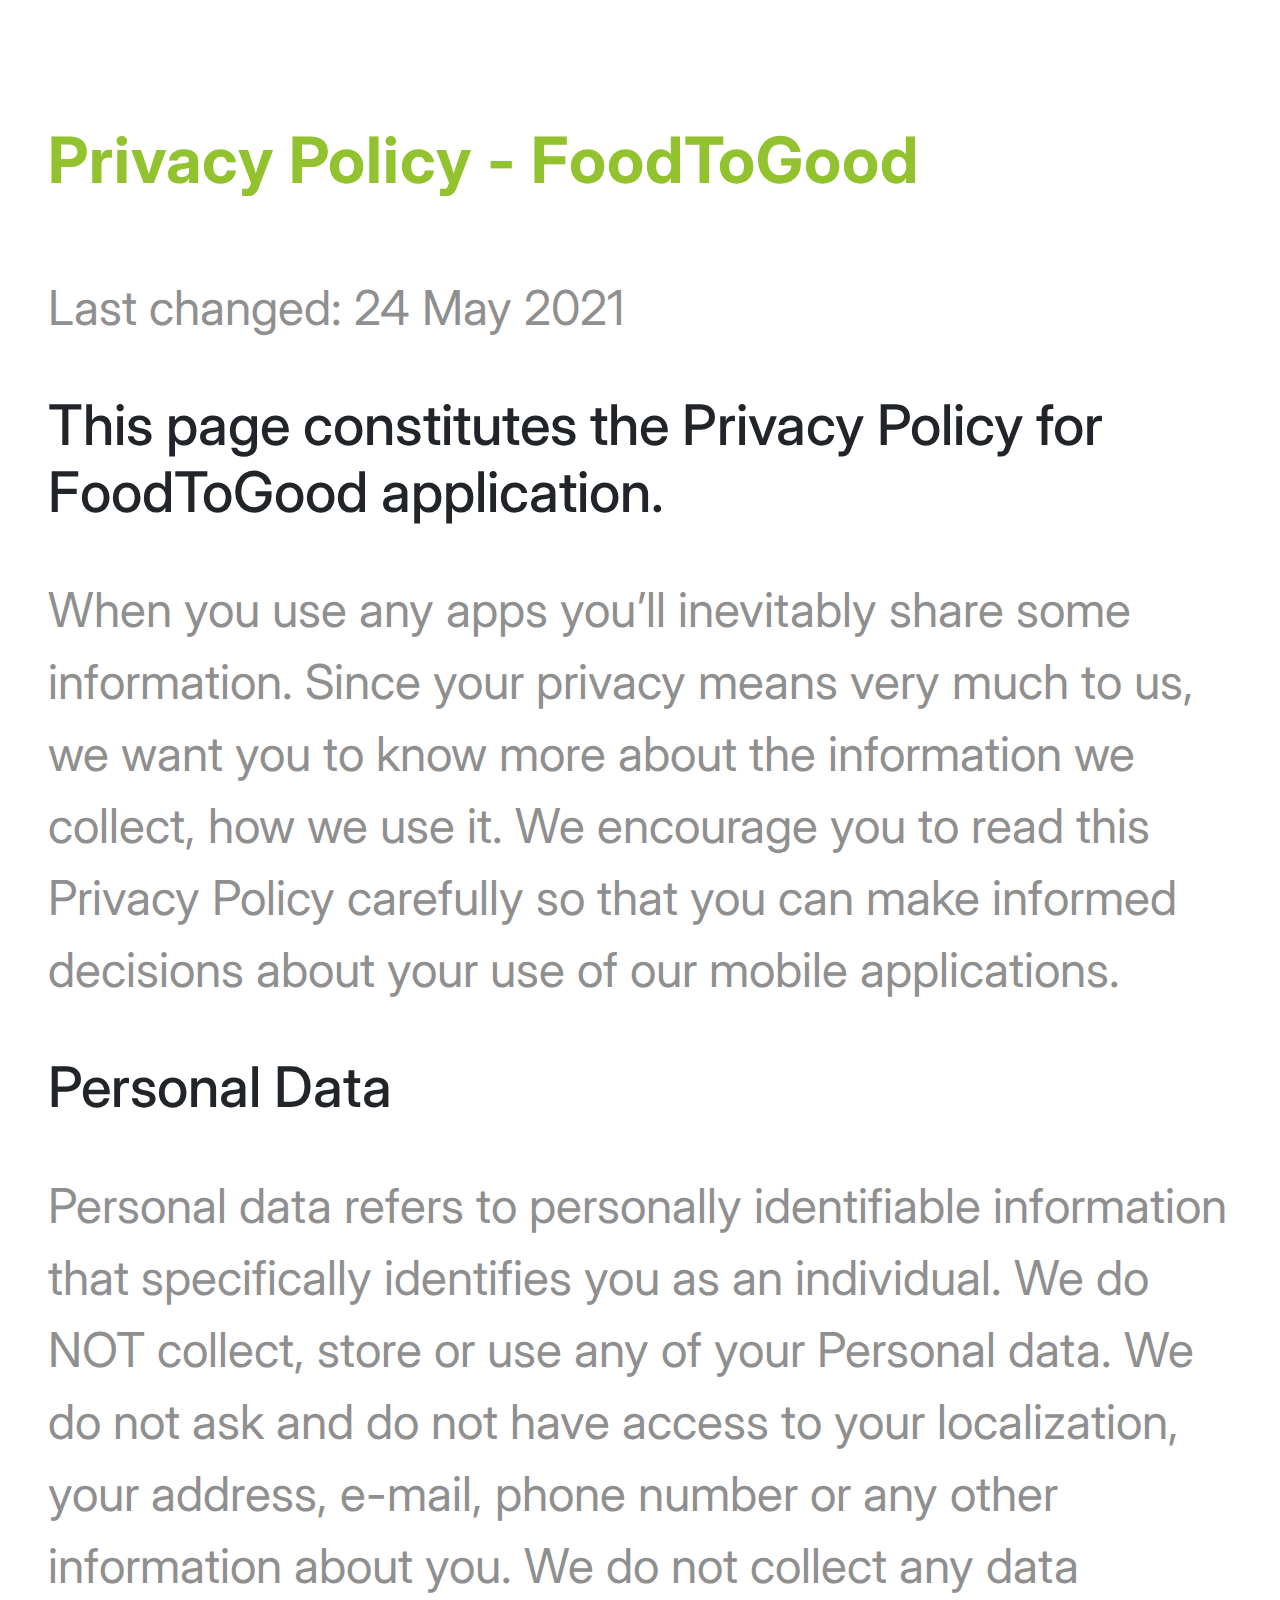
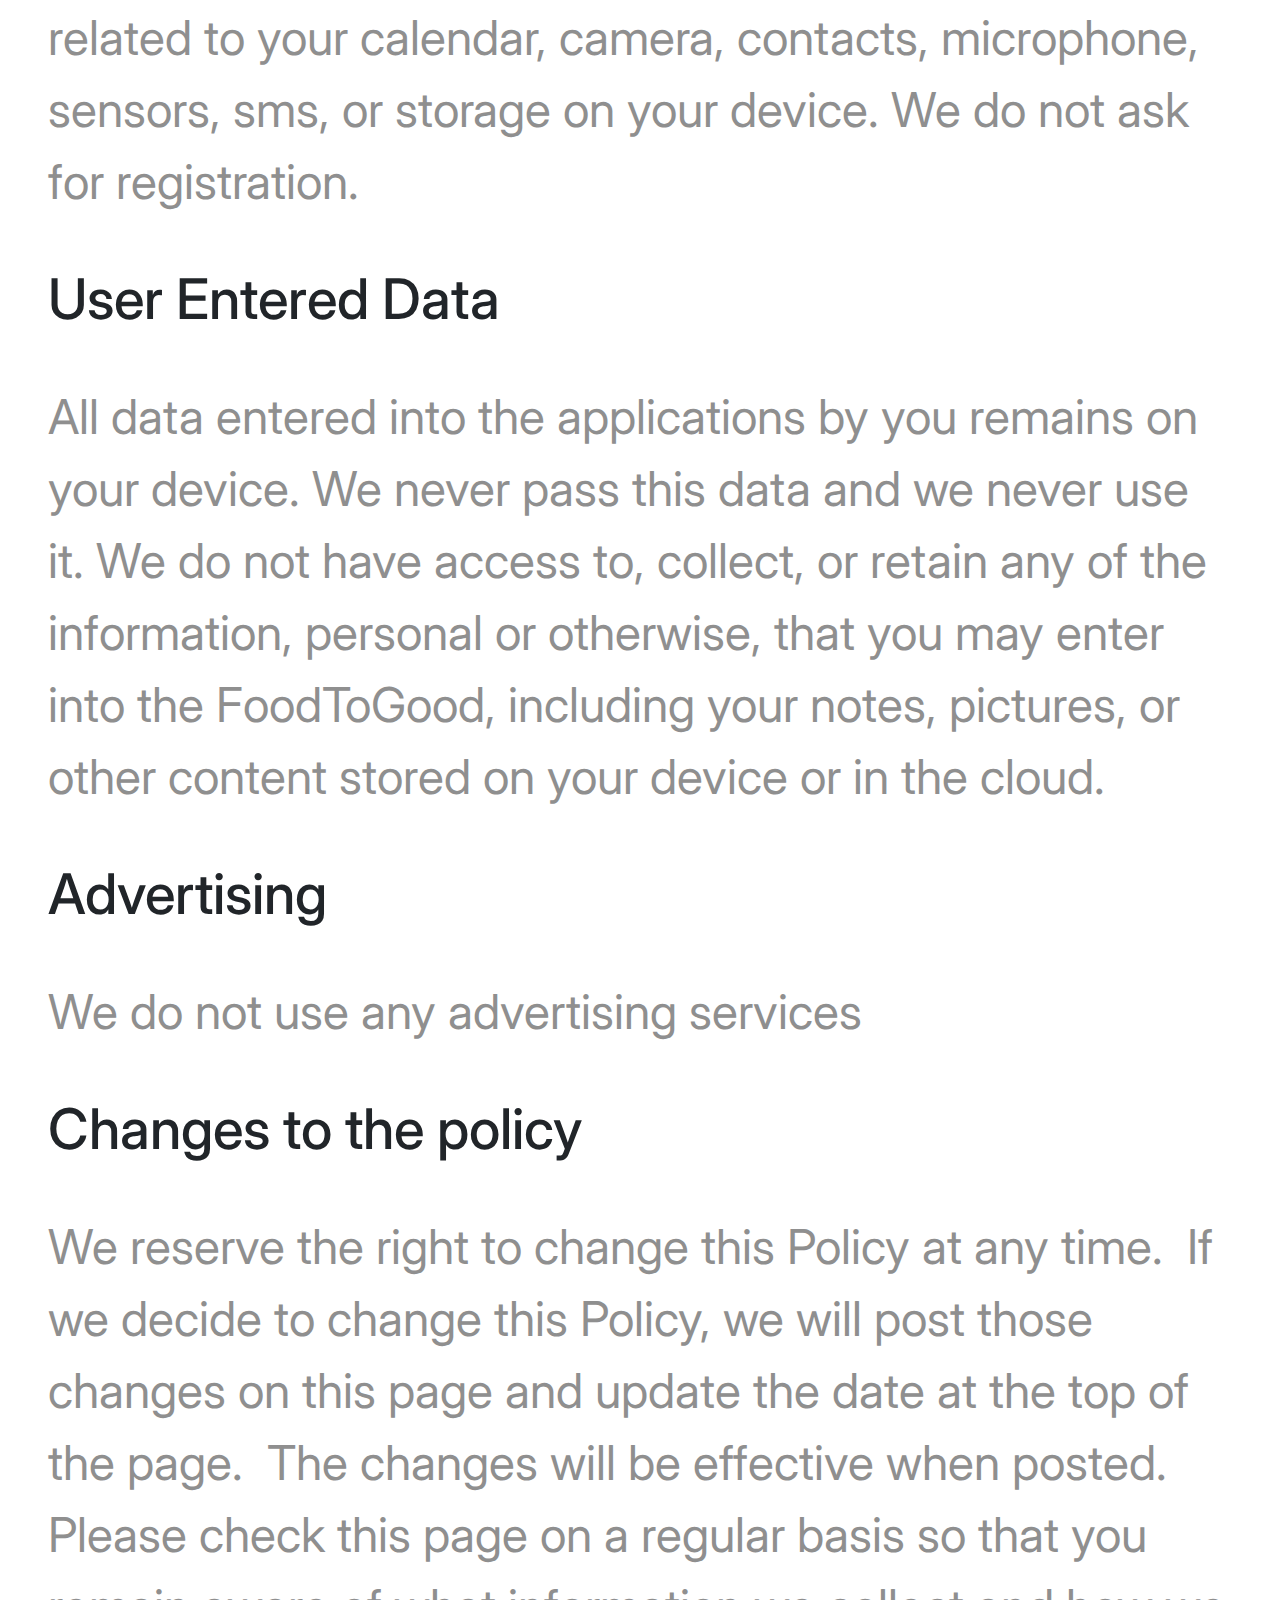
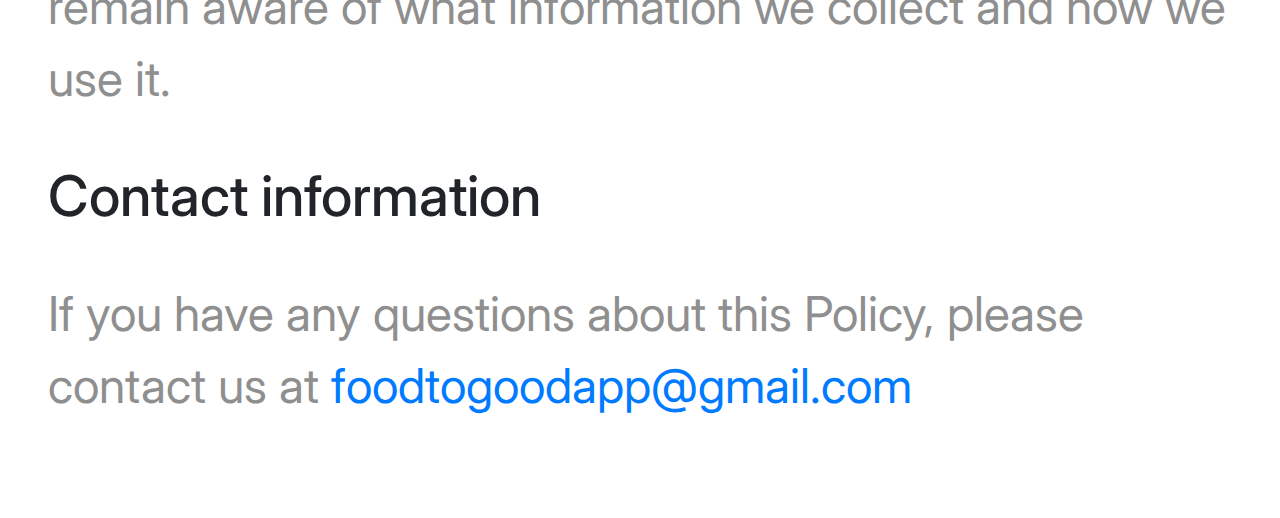
<file: privacy.html>
<!DOCTYPE html>
<html lang="en" dir="ltr">
  <head>
    <meta charset="utf-8">
    <title>Privacy Policy - FoodToGood</title>

    <!--Google fonts -->
    <link rel="preconnect" href="https://fonts.gstatic.com">
    <link href="https://fonts.googleapis.com/css2?family=Inter:wght@400;700;800&display=swap" rel="stylesheet">


    <!-- CSS Stylesheets -->
    <link rel="stylesheet" href="https://maxcdn.bootstrapcdn.com/bootstrap/4.0.0/css/bootstrap.min.css" integrity="sha384-Gn5384xqQ1aoWXA+058RXPxPg6fy4IWvTNh0E263XmFcJlSAwiGgFAW/dAiS6JXm" crossorigin="anonymous">
    <link rel="stylesheet" href="css/styles.css">

  </head>
  <body>
   <div  class="container-privacy">
      <h1 class = "privacy-text-titles">Privacy Policy - FoodToGood
  </h1>
      <p>Last changed: 24 May 2021</p>
      <h4>This page constitutes the Privacy Policy for FoodToGood application.</h4>
      <p>When you use any apps you’ll inevitably share some information. Since your privacy means very much to us, we want you to know more about the information we collect, how we use it.
  We encourage you to read this Privacy Policy carefully so that you can make informed decisions about your use of our mobile applications.</p>


  <h4>Personal Data</h4>
  <p>Personal data refers to personally identifiable information that specifically identifies you as an individual. We do NOT collect, store or use any of your Personal data.
  We do not ask and do not have access to your  localization, your address, e-mail, phone number or any other information about you.
  We do not collect any data related to your calendar, camera, contacts, microphone, sensors, sms, or storage on your device.
  We do not ask for registration.
  </p>

  <h4>User Entered Data</h4>
  <p>All data entered into the applications by you remains on your device. We never pass this data and we never use it.
  We do not have access to, collect, or retain any of the information, personal or otherwise, that you may enter into the FoodToGood, including your notes, pictures, or other content stored on your device or in the cloud. </p>

  <h4>Advertising</h4>
  <p>We do not use any advertising services</p>

  <h4>Changes to the policy</h4>
  <p>We reserve the right to change this Policy at any time.  If we decide to change this Policy, we will post those changes on this page and update the date at the top of the page.  The changes will be effective when posted.  Please check this page on a regular basis so that you remain aware of what information we collect and how we use it.</p>


  <h4>Contact information</h4>
  <p>If you have any questions about this Policy, please contact us at <a href="mailto:foodtogoodapp@gmail.com">foodtogoodapp@gmail.com</p>

  </div>

  </body>
</html>
</file>
<file: css/styles.css>
body {
  font-family: 'Inter', sans-serif;
}

h1 {
  font-size: 2.5rem;
  line-height: 1.5;
  letter-spacing: 1px;
  font-weight: 700;
  text-align: left;
}

h3 {
  font-size: 1.5rem;
  font-weight: 700;
  text-align: left;
}

p {
  color: #8f8f8f;
  font-size: 0.9rem;
  font-weight: 400;
  text-align: left;
}

.container {
  width: 100%;
  padding: 10px;
  /* padding: 5% 10%; */
  text-align: center;
}

/* Navigation Bar */
.navbar {
  padding: 0 0 2rem;
}

.logo {
  margin: auto;
}

/* Title */
#title {
  color: #93C22F;
}

.title-image {
  height: 100%;
}

.container-title-image {
  width: 100%;
}

.title-background {
  background-image: url(../images/Background.png);
  width: 100%;
  height: auto;
  position: relative;
  background-position: center;
  background-repeat: no-repeat;
  background-size: cover;
}

.title-text {
  width: 100%;
  margin: 0 auto;
}

.title-background img {
  width: 100%;
  height: auto;
  position: relative;
}

.container-download-button {
  width: 50%;
  padding-top: 30px;
  text-align: left;
}

#title .container {
  padding: 10px 10% 0px;
}

/* Features */
#features {
  background-color: #fff;
  position: relative;
}

#features h3 {
  text-align: center;
}

#features p {
  text-align: center;
}

.icon {
  color: #93C22F;
  margin-bottom: 1rem;
}

.feature-box {
  padding: 5%;
  text-align: center;
}

/* Description First */
#firstPage {
  position: relative;
}

#firstPage .container {
  padding: 10px 10% 0px;
}

.description-image-newday {
  height: 100%;
  margin: 0 auto 0 5%;
}

.description-first-background {
  height: 400px;
  background-color: #F6FAEF;
  border-radius: 16px;
  text-align: center;
}

.container-firstpage {
  margin: auto;
  padding: 5%;
}

/* Description Second Page */
#secondPage {
  position: relative;
}

#secondPage .container {
  padding: 10px 10% 0px;
}

.description-second-text {
  color: white;
  padding: 5%;
  margin: auto;
  border-radius: 16px 16px 16px 16px;
  background-color: #93C22F;
  background-repeat: no-repeat;
}

.white-text-p {
  color: white;
}

.container-image-monitoring {
  height: 600px;
  text-align: center;
  padding-left: 50px;
  padding-top: 30px;
}

.description-image-monitoring {
  position: relative;
  height: 100%;
}

/* Description Dark Mode */
#darkMode {
  position: relative;
}

.container-image-dark {
  height: 100%;
  text-align: center;
  bottom: 0;
}

.image-dark {
  width: 100%;
}

#darkMode .container {
  padding: 5% 10% 0px;
}

/* Footer */
#footer {
  position: relative;
  background-color: #93C22F;
}

#footer .container {
  padding: 10px 10% 10px;
}

.container-footer-download-button {
  margin: auto 0px 0px auto;
  text-align: right;
}

.footer-download-button {
  height: 0;
}

.footer-text {
  color: white;
  font-size: 0.9rem;
  margin-bottom: 0px;
}

.footer-mail-text {
  color: black;
  font-size: 0.9rem;
  line-height: 1.5;
}

.privacy-text-titles {
  color: #93C22F;
}

.container-privacy {
  padding: 3rem;
  flex: 1 1 auto;
}

.container-privacy h1 {
  font-size:4em;
  margin-top: 1em ;
  margin-bottom: 1em ;
}

.container-privacy p {
  font-size:3em;
  margin-top: 1em ;
  margin-bottom: 1em ;
}

.container-privacy h4 {
  font-size:3.5em;
}

/* Media query */
@media (max-width: 720px) {
  h1, h3 {
    text-align: center;
  }

  p {
    padding-left: 10px;
  }

  .container {
    padding: 10px;
  }

  .download-button {
    width: 100%;
  }

  .container-download-button {
    margin: auto;
    width: 60%;
    padding-bottom: 40px;
  }

  .description-first-background {
    height: 300px;
  }

  .description-image-newday {
    text-align: right;
    padding-left: 10%;
    margin: auto;
  }

  .container-image-monitoring {
    height: 500px;
    padding-left: 25px;
  }

  .description-image-monitoring {
    height: 90%;
  }

}
</file>
